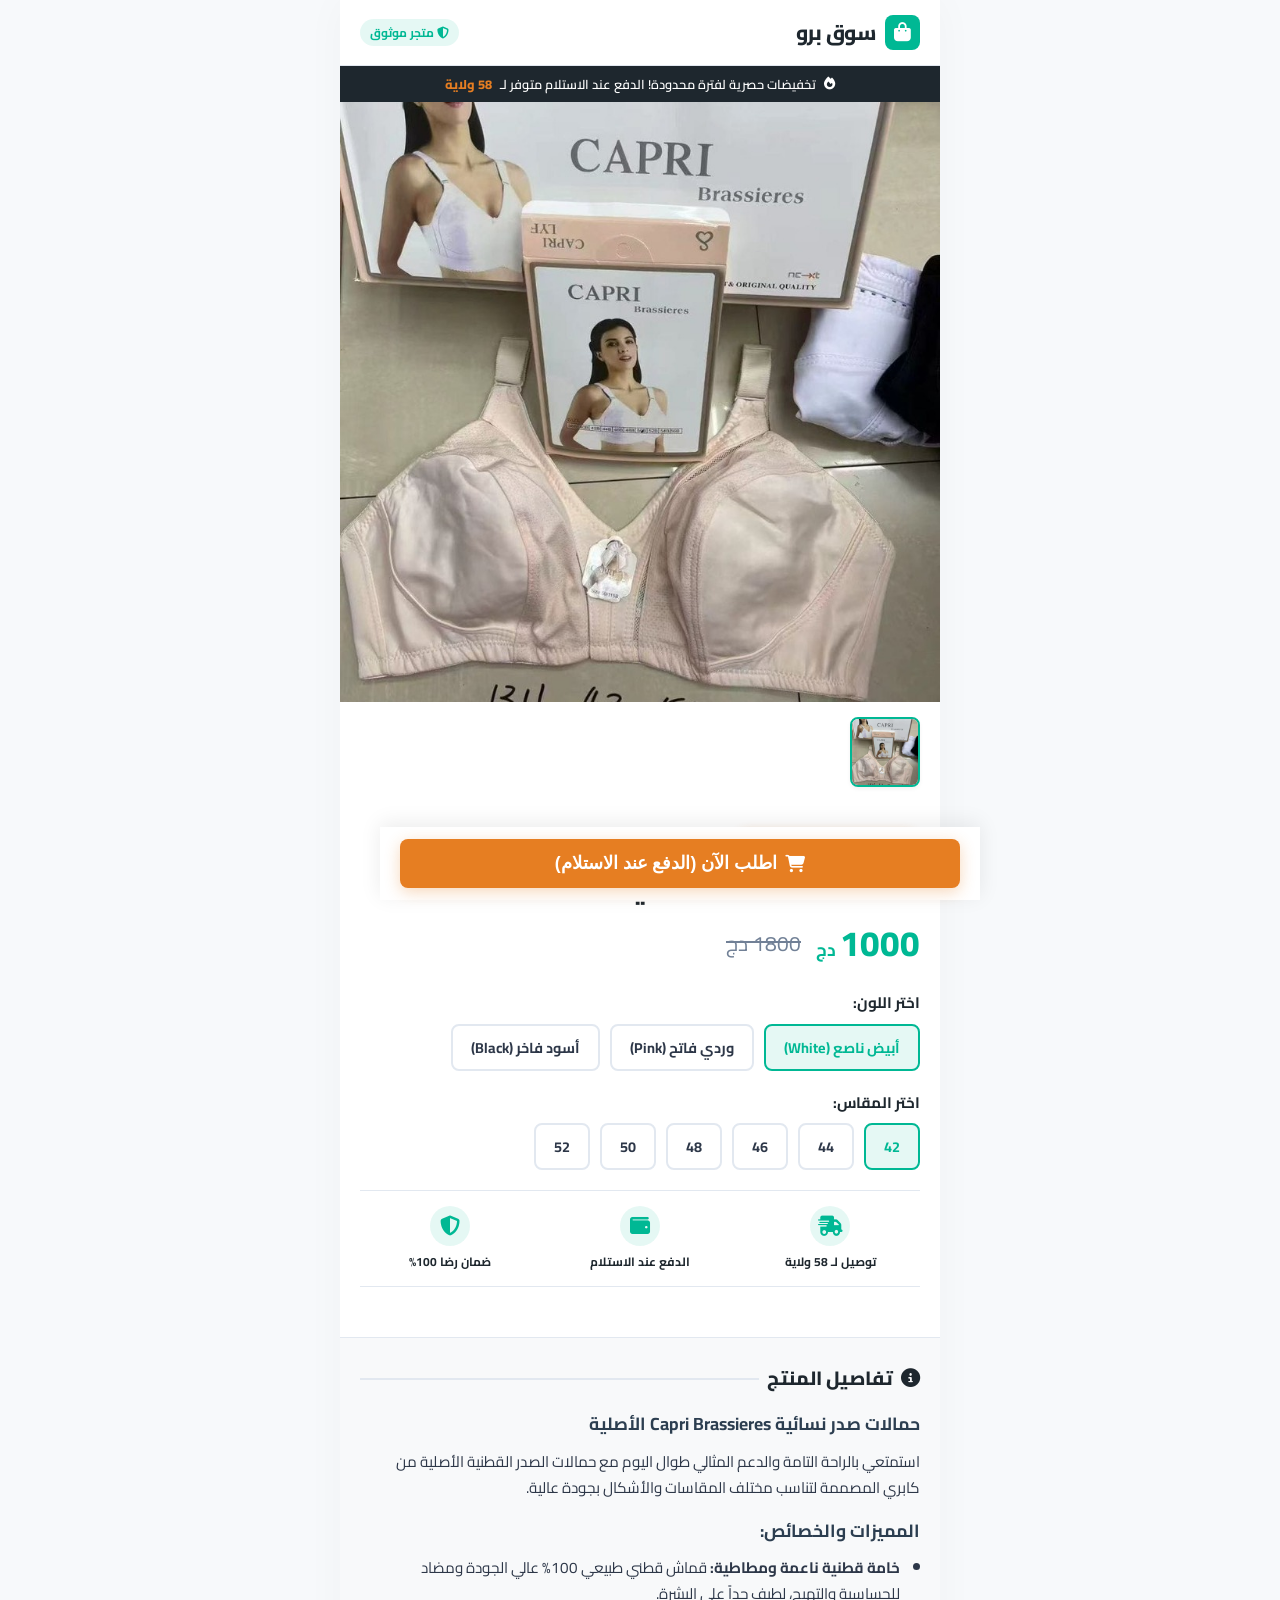
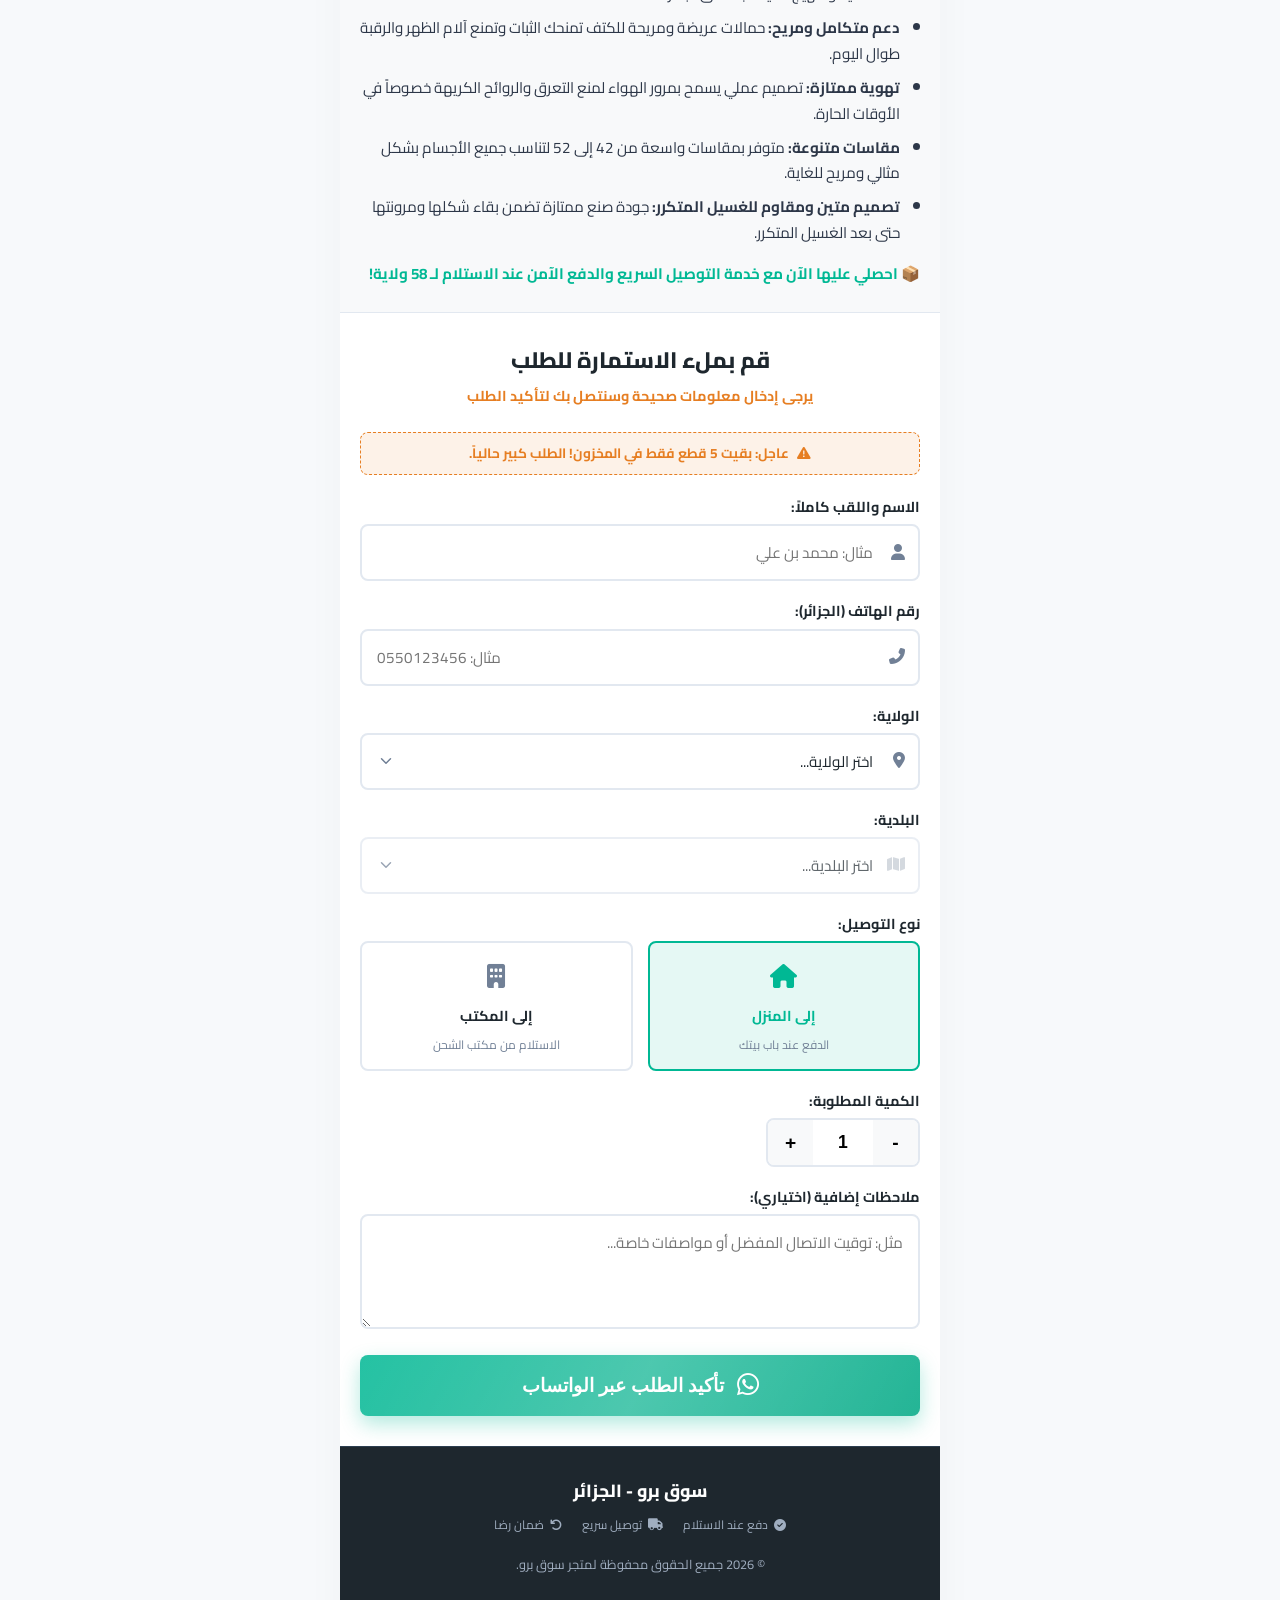
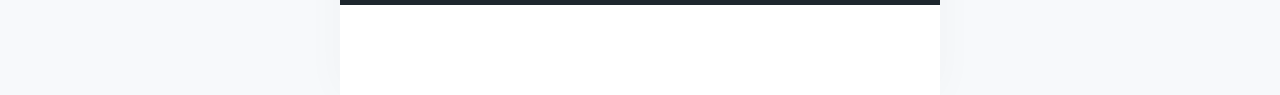
<file: pages/product-11.html>
<!DOCTYPE html>
<html lang="ar" dir="rtl">
<head>
  <meta charset="UTF-8">
  <meta name="viewport" content="width=device-width, initial-scale=1.0">
  <meta name="description" content="حمالات صدر نسائية كابري الأصلية خامة قطنية ممتازة وتصميم مريح داعم للصدر. متوفر بمقاسات كبيرة وتوصيل لـ 58 ولاية.">
  <title>حمالات صدر نسائية كابري | مريحة وعالية الجودة</title>
  
  <!-- FontAwesome Icons -->
  <link rel="stylesheet" href="https://cdnjs.cloudflare.com/ajax/libs/font-awesome/6.4.0/css/all.min.css">
  
  <!-- Custom Core Stylesheet -->
  <link rel="stylesheet" href="../assets/css/style.css">

  <!-- Product Landing Page Specific Configurations -->
  <script>
    window.productConfig = {
      id: "product-11",
      name: "حمالات صدر نسائية كابري (Capri)",
      price: 1000, // in DZD
      oldPrice: 1800, // in DZD
      badge: "تخفيض 44% + توصيل سريع",
      whatsappNumber: "213675775788",
      colors: ["أبيض ناصع (White)", "وردي فاتح (Pink)", "أسود فاخر (Black)"],
      sizes: ["42", "44", "46", "48", "50", "52"],
      images: [
        "../assets/images/product-11-1.jpg"
      ],
      description: `
        <h3>حمالات صدر نسائية Capri Brassieres الأصلية</h3>
        <p>استمتعي بالراحة التامة والدعم المثالي طوال اليوم مع حمالات الصدر القطنية الأصلية من كابري المصممة لتناسب مختلف المقاسات والأشكال بجودة عالية.</p>
        
        <h3>المميزات والخصائص:</h3>
        <ul>
          <li><strong>خامة قطنية ناعمة ومطاطية:</strong> قماش قطني طبيعي 100% عالي الجودة ومضاد للحساسية والتهيج، لطيف جداً على البشرة.</li>
          <li><strong>دعم متكامل ومريح:</strong> حمالات عريضة ومريحة للكتف تمنحك الثبات وتمنع آلام الظهر والرقبة طوال اليوم.</li>
          <li><strong>تهوية ممتازة:</strong> تصميم عملي يسمح بمرور الهواء لمنع التعرق والروائح الكريهة خصوصاً في الأوقات الحارة.</li>
          <li><strong>مقاسات متنوعة:</strong> متوفر بمقاسات واسعة من 42 إلى 52 لتناسب جميع الأجسام بشكل مثالي ومريح للغاية.</li>
          <li><strong>تصميم متين ومقاوم للغسيل المتكرر:</strong> جودة صنع ممتازة تضمن بقاء شكلها ومرونتها حتى بعد الغسيل المتكرر.</li>
        </ul>
        <p style="margin-top: 15px; font-weight: 700; color: #00b894;">📦 احصلي عليها الآن مع خدمة التوصيل السريع والدفع الآمن عند الاستلام لـ 58 ولاية!</p>
      `,
      features: [
        { icon: "delivery", text: "توصيل لـ 58 ولاية" },
        { icon: "cod", text: "الدفع عند الاستلام" },
        { icon: "warranty", text: "ضمان رضا 100%" }
      ]
    };
  </script>
</head>
<body>

  <div class="app-container">
    
    <!-- Header -->
    <header class="app-header">
      <div class="logo-container">
        <div class="logo-icon"><i class="fas fa-shopping-bag"></i></div>
        <span class="logo-text">سوق برو</span>
      </div>
      <div class="trust-badge-header">
        <i class="fas fa-shield-alt"></i> متجر موثوق
      </div>
    </header>

    <!-- Ticker Bar -->
    <div class="ticker-bar">
      <i class="fas fa-fire"></i>
      تخفيضات حصرية لفترة محدودة! الدفع عند الاستلام متوفر لـ <span>58 ولاية</span>
    </div>

    <!-- Product Media Gallery -->
    <section class="product-media">
      <div class="main-image-wrapper">
        <img id="gallery-main" src="" alt="حمالات صدر نسائية كابري">
      </div>
      <div id="gallery-thumbnails" class="gallery-thumbnails">
        <!-- JS Hydrated Thumbnails -->
      </div>
    </section>

    <!-- Product Info Section -->
    <section class="product-info-section">
      <div style="margin-bottom: 10px;">
        <span id="badge-discount" class="badge-discount"></span>
      </div>
      
      <h1 id="product-title" class="product-title">تحميل اسم المنتج...</h1>
      
      <div class="product-pricing">
        <span id="price-current" class="price-current">0.00 <span class="price-currency">دج</span></span>
        <span id="price-old" class="price-old">0.00 دج</span>
      </div>

      <!-- Color Options Selectors -->
      <div id="color-section" class="option-group">
        <span class="option-label">اختر اللون:</span>
        <div id="color-container" class="options-selector-flex">
          <!-- JS Hydrated Colors -->
        </div>
      </div>

      <!-- Size Options Selectors -->
      <div id="size-section" class="option-group">
        <span class="option-label">اختر المقاس:</span>
        <div id="size-container" class="options-selector-flex">
          <!-- JS Hydrated Sizes -->
        </div>
      </div>

      <!-- Core Trust badges -->
      <div id="trust-badges" class="trust-badges-grid">
        <!-- JS Hydrated Trust Badges -->
      </div>
    </section>

    <!-- Description Section -->
    <section class="product-description-section">
      <h2 class="section-title"><i class="fas fa-info-circle"></i> تفاصيل المنتج</h2>
      <div id="description-content" class="description-content">
        <!-- JS Hydrated Description -->
      </div>
    </section>

    <!-- Order Form Section -->
    <section id="order-form-section" class="order-form-section">
      <div class="form-header">
        <h2 class="form-title">قم بملء الاستمارة للطلب</h2>
        <p class="form-subtitle">يرجى إدخال معلومات صحيحة وسنتصل بك لتأكيد الطلب</p>
      </div>

      <div class="urgency-badge">
        <i class="fas fa-exclamation-triangle"></i>
        <span>عاجل: بقيت 5 قطع فقط في المخزون! الطلب كبير حالياً.</span>
      </div>

      <form id="order-form" novalidate>
        <!-- Name Input -->
        <div class="form-group">
          <label for="full-name">الاسم واللقب كاملاً:</label>
          <div class="input-with-icon">
            <span class="input-icon"><i class="fas fa-user"></i></span>
            <input type="text" id="full-name" class="form-control" placeholder="مثال: محمد بن علي" required>
          </div>
        </div>

        <!-- Phone Input -->
        <div class="form-group">
          <label for="phone-number">رقم الهاتف (الجزائر):</label>
          <div class="input-with-icon">
            <span class="input-icon"><i class="fas fa-phone-alt"></i></span>
            <input type="tel" id="phone-number" class="form-control" placeholder="مثال: 0550123456" required>
          </div>
        </div>

        <!-- Wilaya Select -->
        <div class="form-group">
          <label for="select-wilaya">الولاية:</label>
          <div class="input-with-icon">
            <span class="input-icon"><i class="fas fa-map-marker-alt"></i></span>
            <select id="select-wilaya" class="form-control form-control-select" required>
              <!-- JS Hydrated Wilayas -->
            </select>
          </div>
        </div>

        <!-- Commune Select -->
        <div class="form-group">
          <label for="select-commune">البلدية:</label>
          <div class="input-with-icon">
            <span class="input-icon"><i class="fas fa-map"></i></span>
            <select id="select-commune" class="form-control form-control-select" required>
              <!-- JS Hydrated Communes -->
            </select>
          </div>
        </div>

        <!-- Delivery Type -->
        <div class="form-group">
          <label>نوع التوصيل:</label>
          <div class="delivery-options-grid">
            <div class="delivery-card active" data-delivery="home">
              <span class="delivery-card-icon"><i class="fas fa-home"></i></span>
              <span class="delivery-card-title">إلى المنزل</span>
              <span class="delivery-card-desc">الدفع عند باب بيتك</span>
            </div>
            <div class="delivery-card" data-delivery="office">
              <span class="delivery-card-icon"><i class="fas fa-building"></i></span>
              <span class="delivery-card-title">إلى المكتب</span>
              <span class="delivery-card-desc">الاستلام من مكتب الشحن</span>
            </div>
          </div>
        </div>

        <!-- Quantity Selector -->
        <div class="form-group">
          <label>الكمية المطلوبة:</label>
          <div class="quantity-selector">
            <button type="button" id="qty-minus" class="qty-btn">-</button>
            <input type="text" id="qty-val" class="qty-val" value="1" readonly>
            <button type="button" id="qty-plus" class="qty-btn">+</button>
          </div>
        </div>

        <!-- Notes Input -->
        <div class="form-group">
          <label for="order-notes">ملاحظات إضافية (اختياري):</label>
          <textarea id="order-notes" class="form-control" placeholder="مثل: توقيت الاتصال المفضل أو مواصفات خاصة..." rows="3" style="padding-right: 15px; resize: vertical;"></textarea>
        </div>

        <!-- Submit Button -->
        <button type="submit" class="submit-btn">
          <span class="whatsapp-icon-btn"><i class="fab fa-whatsapp"></i></span>
          تأكيد الطلب عبر الواتساب
        </button>
      </form>
    </section>

    <!-- Footer -->
    <footer class="app-footer">
      <div class="footer-logo">سوق برو - الجزائر</div>
      <div class="footer-trust-grid">
        <div class="footer-trust-item"><i class="fas fa-check-circle"></i> دفع عند الاستلام</div>
        <div class="footer-trust-item"><i class="fas fa-truck"></i> توصيل سريع</div>
        <div class="footer-trust-item"><i class="fas fa-undo"></i> ضمان رضا</div>
      </div>
      <p>© 2026 جميع الحقوق محفوظة لمتجر سوق برو.</p>
    </footer>

    <!-- Mobile Sticky CTA Footer Button -->
    <div id="sticky-cta" class="sticky-footer-cta">
      <button id="sticky-cta-btn" class="sticky-cta-btn">
        <i class="fas fa-shopping-cart"></i>
        اطلب الآن (الدفع عند الاستلام)
      </button>
    </div>

  </div>

  <!-- Dynamic Scripts Load -->
  <script src="../assets/js/wilayas.js"></script>
  <script src="../assets/js/main.js" defer></script>
</body>
</html>
</file>
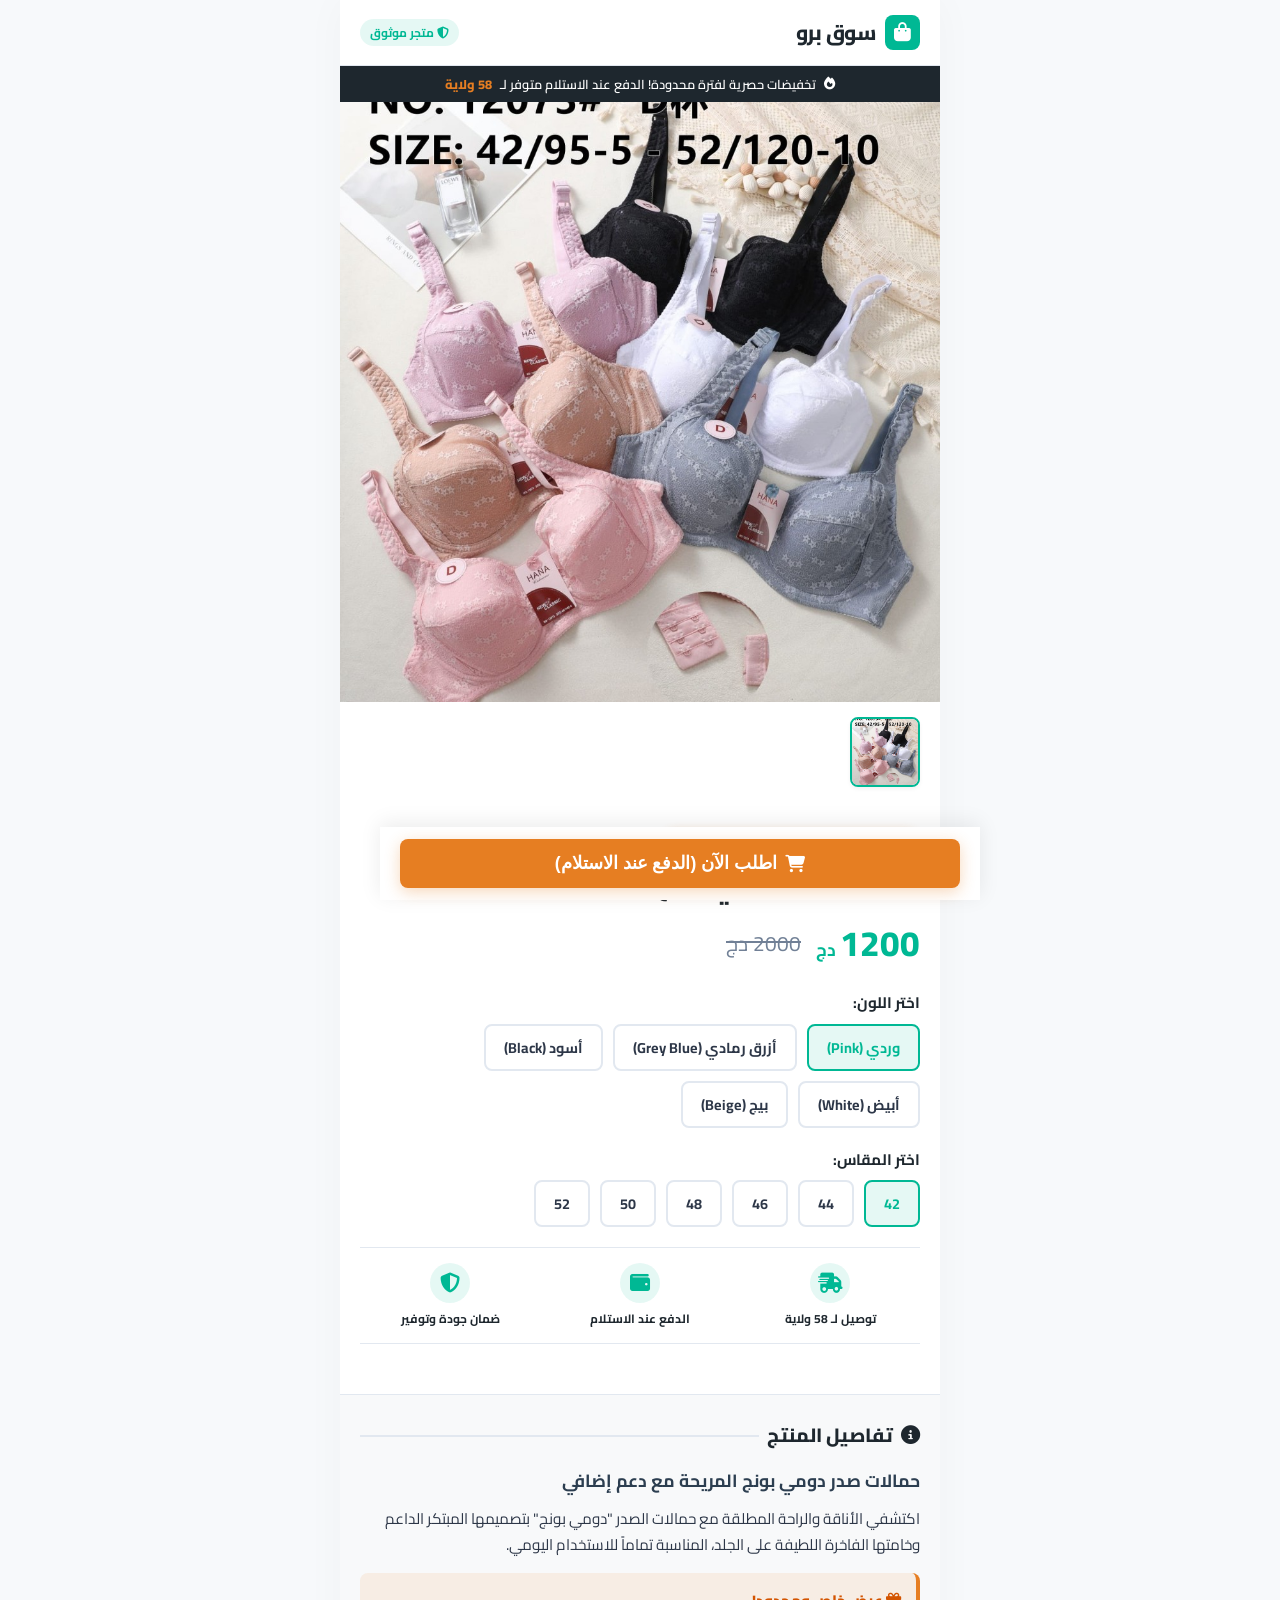
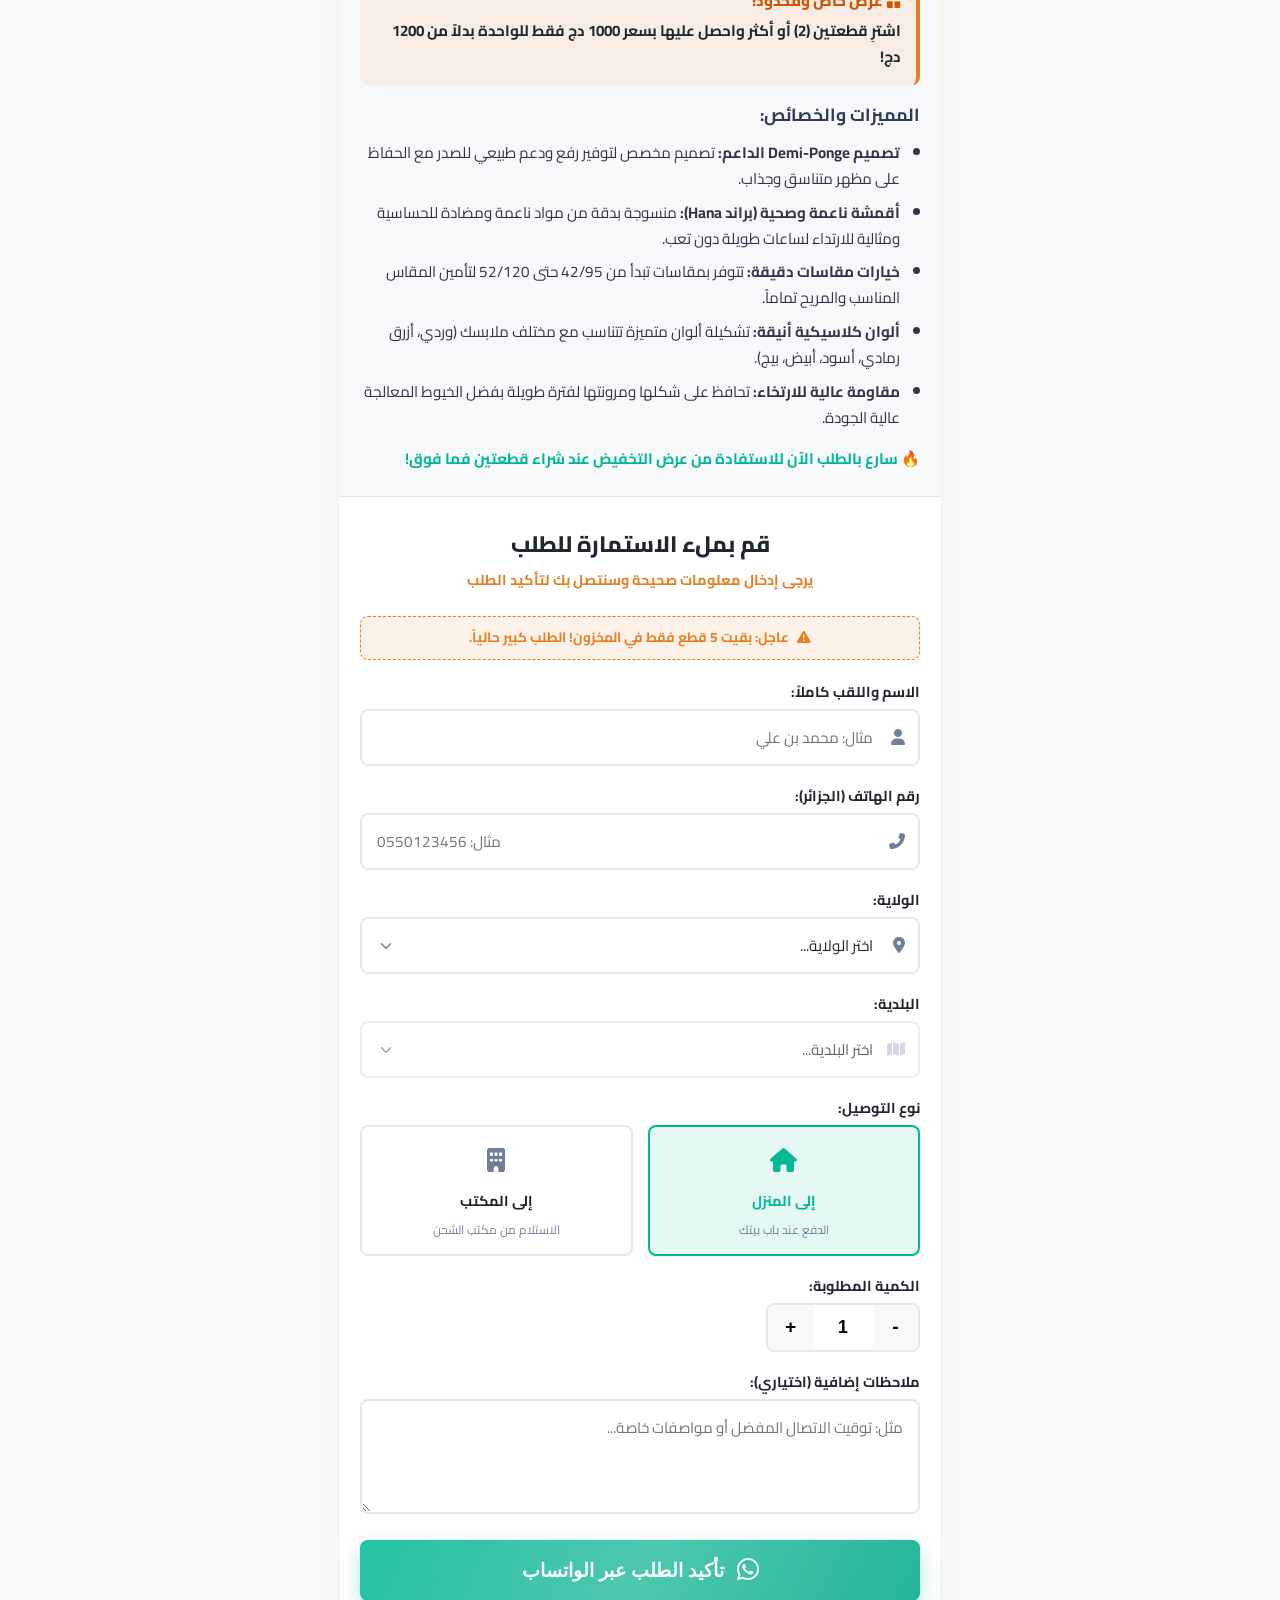
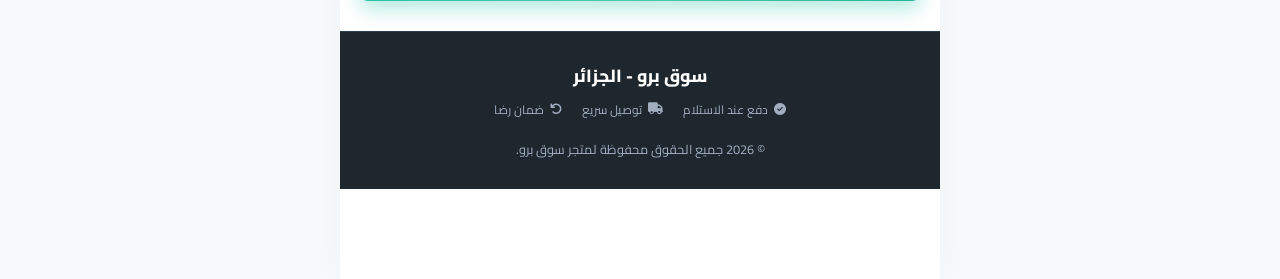
<file: pages/product-12.html>
<!DOCTYPE html>
<html lang="ar" dir="rtl">
<head>
  <meta charset="UTF-8">
  <meta name="viewport" content="width=device-width, initial-scale=1.0">
  <meta name="description" content="حمالات صدر دومي بونج الأصلية براند Hana لدعم وراحة تامة. عرض خاص: احصل عليها بسعر 1000 دج للقطعة عند شراء 2 أو أكثر.">
  <title>حمالات صدر دومي بونج | عرض خاص: 2 بـ 2000 دج</title>
  
  <!-- FontAwesome Icons -->
  <link rel="stylesheet" href="https://cdnjs.cloudflare.com/ajax/libs/font-awesome/6.4.0/css/all.min.css">
  
  <!-- Custom Core Stylesheet -->
  <link rel="stylesheet" href="../assets/css/style.css">

  <!-- Product Landing Page Specific Configurations -->
  <script>
    window.productConfig = {
      id: "product-12",
      name: "حمالات صدر دومي بونج (Demi-Ponge)",
      price: 1200, // in DZD
      oldPrice: 2000, // in DZD
      badge: "عرض خاص: 2 أو أكثر بـ 1000 دج للقطعة!",
      whatsappNumber: "213675775788",
      colors: ["وردي (Pink)", "أزرق رمادي (Grey Blue)", "أسود (Black)", "أبيض (White)", "بيج (Beige)"],
      sizes: ["42", "44", "46", "48", "50", "52"],
      images: [
        "../assets/images/product-12-1.jpg"
      ],
      pricingRules: [
        { minQty: 2, price: 1000 }
      ],
      description: `
        <h3>حمالات صدر دومي بونج المريحة مع دعم إضافي</h3>
        <p>اكتشفي الأناقة والراحة المطلقة مع حمالات الصدر "دومي بونج" بتصميمها المبتكر الداعم وخامتها الفاخرة اللطيفة على الجلد، المناسبة تماماً للاستخدام اليومي.</p>
        
        <div style="background-color: var(--secondary-light); border-right: 4px solid var(--secondary); padding: 15px; border-radius: var(--radius-sm); margin: 15px 0;">
          <h4 style="color: var(--secondary-hover); font-weight: 800; margin-bottom: 5px;"><i class="fas fa-gift"></i> عرض خاص ومحدود!</h4>
          <p style="font-size: 0.95rem; font-weight: 700; color: var(--dark);">اشترِ قطعتين (2) أو أكثر واحصل عليها بسعر <strong>1000 دج فقط للواحدة</strong> بدلاً من 1200 دج!</p>
        </div>

        <h3>المميزات والخصائص:</h3>
        <ul>
          <li><strong>تصميم Demi-Ponge الداعم:</strong> تصميم مخصص لتوفير رفع ودعم طبيعي للصدر مع الحفاظ على مظهر متناسق وجذاب.</li>
          <li><strong>أقمشة ناعمة وصحية (براند Hana):</strong> منسوجة بدقة من مواد ناعمة ومضادة للحساسية ومثالية للارتداء لساعات طويلة دون تعب.</li>
          <li><strong>خيارات مقاسات دقيقة:</strong> تتوفر بمقاسات تبدأ من 42/95 حتى 52/120 لتأمين المقاس المناسب والمريح تماماً.</li>
          <li><strong>ألوان كلاسيكية أنيقة:</strong> تشكيلة ألوان متميزة تتناسب مع مختلف ملابسك (وردي، أزرق رمادي، أسود، أبيض، بيج).</li>
          <li><strong>مقاومة عالية للارتخاء:</strong> تحافظ على شكلها ومرونتها لفترة طويلة بفضل الخيوط المعالجة عالية الجودة.</li>
        </ul>
        <p style="margin-top: 15px; font-weight: 700; color: #00b894;">🔥 سارع بالطلب الآن للاستفادة من عرض التخفيض عند شراء قطعتين فما فوق!</p>
      `,
      features: [
        { icon: "delivery", text: "توصيل لـ 58 ولاية" },
        { icon: "cod", text: "الدفع عند الاستلام" },
        { icon: "warranty", text: "ضمان جودة وتوفير" }
      ]
    };
  </script>
</head>
<body>

  <div class="app-container">
    
    <!-- Header -->
    <header class="app-header">
      <div class="logo-container">
        <div class="logo-icon"><i class="fas fa-shopping-bag"></i></div>
        <span class="logo-text">سوق برو</span>
      </div>
      <div class="trust-badge-header">
        <i class="fas fa-shield-alt"></i> متجر موثوق
      </div>
    </header>

    <!-- Ticker Bar -->
    <div class="ticker-bar">
      <i class="fas fa-fire"></i>
      تخفيضات حصرية لفترة محدودة! الدفع عند الاستلام متوفر لـ <span>58 ولاية</span>
    </div>

    <!-- Product Media Gallery -->
    <section class="product-media">
      <div class="main-image-wrapper">
        <img id="gallery-main" src="" alt="حمالات صدر دومي بونج">
      </div>
      <div id="gallery-thumbnails" class="gallery-thumbnails">
        <!-- JS Hydrated Thumbnails -->
      </div>
    </section>

    <!-- Product Info Section -->
    <section class="product-info-section">
      <div style="margin-bottom: 10px;">
        <span id="badge-discount" class="badge-discount"></span>
      </div>
      
      <h1 id="product-title" class="product-title">تحميل اسم المنتج...</h1>
      
      <div class="product-pricing">
        <span id="price-current" class="price-current">0.00 <span class="price-currency">دج</span></span>
        <span id="price-old" class="price-old">0.00 دج</span>
      </div>

      <!-- Color Options Selectors -->
      <div id="color-section" class="option-group">
        <span class="option-label">اختر اللون:</span>
        <div id="color-container" class="options-selector-flex">
          <!-- JS Hydrated Colors -->
        </div>
      </div>

      <!-- Size Options Selectors -->
      <div id="size-section" class="option-group">
        <span class="option-label">اختر المقاس:</span>
        <div id="size-container" class="options-selector-flex">
          <!-- JS Hydrated Sizes -->
        </div>
      </div>

      <!-- Core Trust badges -->
      <div id="trust-badges" class="trust-badges-grid">
        <!-- JS Hydrated Trust Badges -->
      </div>
    </section>

    <!-- Description Section -->
    <section class="product-description-section">
      <h2 class="section-title"><i class="fas fa-info-circle"></i> تفاصيل المنتج</h2>
      <div id="description-content" class="description-content">
        <!-- JS Hydrated Description -->
      </div>
    </section>

    <!-- Order Form Section -->
    <section id="order-form-section" class="order-form-section">
      <div class="form-header">
        <h2 class="form-title">قم بملء الاستمارة للطلب</h2>
        <p class="form-subtitle">يرجى إدخال معلومات صحيحة وسنتصل بك لتأكيد الطلب</p>
      </div>

      <div class="urgency-badge">
        <i class="fas fa-exclamation-triangle"></i>
        <span>عاجل: بقيت 5 قطع فقط في المخزون! الطلب كبير حالياً.</span>
      </div>

      <form id="order-form" novalidate>
        <!-- Name Input -->
        <div class="form-group">
          <label for="full-name">الاسم واللقب كاملاً:</label>
          <div class="input-with-icon">
            <span class="input-icon"><i class="fas fa-user"></i></span>
            <input type="text" id="full-name" class="form-control" placeholder="مثال: محمد بن علي" required>
          </div>
        </div>

        <!-- Phone Input -->
        <div class="form-group">
          <label for="phone-number">رقم الهاتف (الجزائر):</label>
          <div class="input-with-icon">
            <span class="input-icon"><i class="fas fa-phone-alt"></i></span>
            <input type="tel" id="phone-number" class="form-control" placeholder="مثال: 0550123456" required>
          </div>
        </div>

        <!-- Wilaya Select -->
        <div class="form-group">
          <label for="select-wilaya">الولاية:</label>
          <div class="input-with-icon">
            <span class="input-icon"><i class="fas fa-map-marker-alt"></i></span>
            <select id="select-wilaya" class="form-control form-control-select" required>
              <!-- JS Hydrated Wilayas -->
            </select>
          </div>
        </div>

        <!-- Commune Select -->
        <div class="form-group">
          <label for="select-commune">البلدية:</label>
          <div class="input-with-icon">
            <span class="input-icon"><i class="fas fa-map"></i></span>
            <select id="select-commune" class="form-control form-control-select" required>
              <!-- JS Hydrated Communes -->
            </select>
          </div>
        </div>

        <!-- Delivery Type -->
        <div class="form-group">
          <label>نوع التوصيل:</label>
          <div class="delivery-options-grid">
            <div class="delivery-card active" data-delivery="home">
              <span class="delivery-card-icon"><i class="fas fa-home"></i></span>
              <span class="delivery-card-title">إلى المنزل</span>
              <span class="delivery-card-desc">الدفع عند باب بيتك</span>
            </div>
            <div class="delivery-card" data-delivery="office">
              <span class="delivery-card-icon"><i class="fas fa-building"></i></span>
              <span class="delivery-card-title">إلى المكتب</span>
              <span class="delivery-card-desc">الاستلام من مكتب الشحن</span>
            </div>
          </div>
        </div>

        <!-- Quantity Selector -->
        <div class="form-group">
          <label>الكمية المطلوبة:</label>
          <div class="quantity-selector">
            <button type="button" id="qty-minus" class="qty-btn">-</button>
            <input type="text" id="qty-val" class="qty-val" value="1" readonly>
            <button type="button" id="qty-plus" class="qty-btn">+</button>
          </div>
        </div>

        <!-- Notes Input -->
        <div class="form-group">
          <label for="order-notes">ملاحظات إضافية (اختياري):</label>
          <textarea id="order-notes" class="form-control" placeholder="مثل: توقيت الاتصال المفضل أو مواصفات خاصة..." rows="3" style="padding-right: 15px; resize: vertical;"></textarea>
        </div>

        <!-- Submit Button -->
        <button type="submit" class="submit-btn">
          <span class="whatsapp-icon-btn"><i class="fab fa-whatsapp"></i></span>
          تأكيد الطلب عبر الواتساب
        </button>
      </form>
    </section>

    <!-- Footer -->
    <footer class="app-footer">
      <div class="footer-logo">سوق برو - الجزائر</div>
      <div class="footer-trust-grid">
        <div class="footer-trust-item"><i class="fas fa-check-circle"></i> دفع عند الاستلام</div>
        <div class="footer-trust-item"><i class="fas fa-truck"></i> توصيل سريع</div>
        <div class="footer-trust-item"><i class="fas fa-undo"></i> ضمان رضا</div>
      </div>
      <p>© 2026 جميع الحقوق محفوظة لمتجر سوق برو.</p>
    </footer>

    <!-- Mobile Sticky CTA Footer Button -->
    <div id="sticky-cta" class="sticky-footer-cta">
      <button id="sticky-cta-btn" class="sticky-cta-btn">
        <i class="fas fa-shopping-cart"></i>
        اطلب الآن (الدفع عند الاستلام)
      </button>
    </div>

  </div>

  <!-- Dynamic Scripts Load -->
  <script src="../assets/js/wilayas.js"></script>
  <script src="../assets/js/main.js" defer></script>
</body>
</html>
</file>
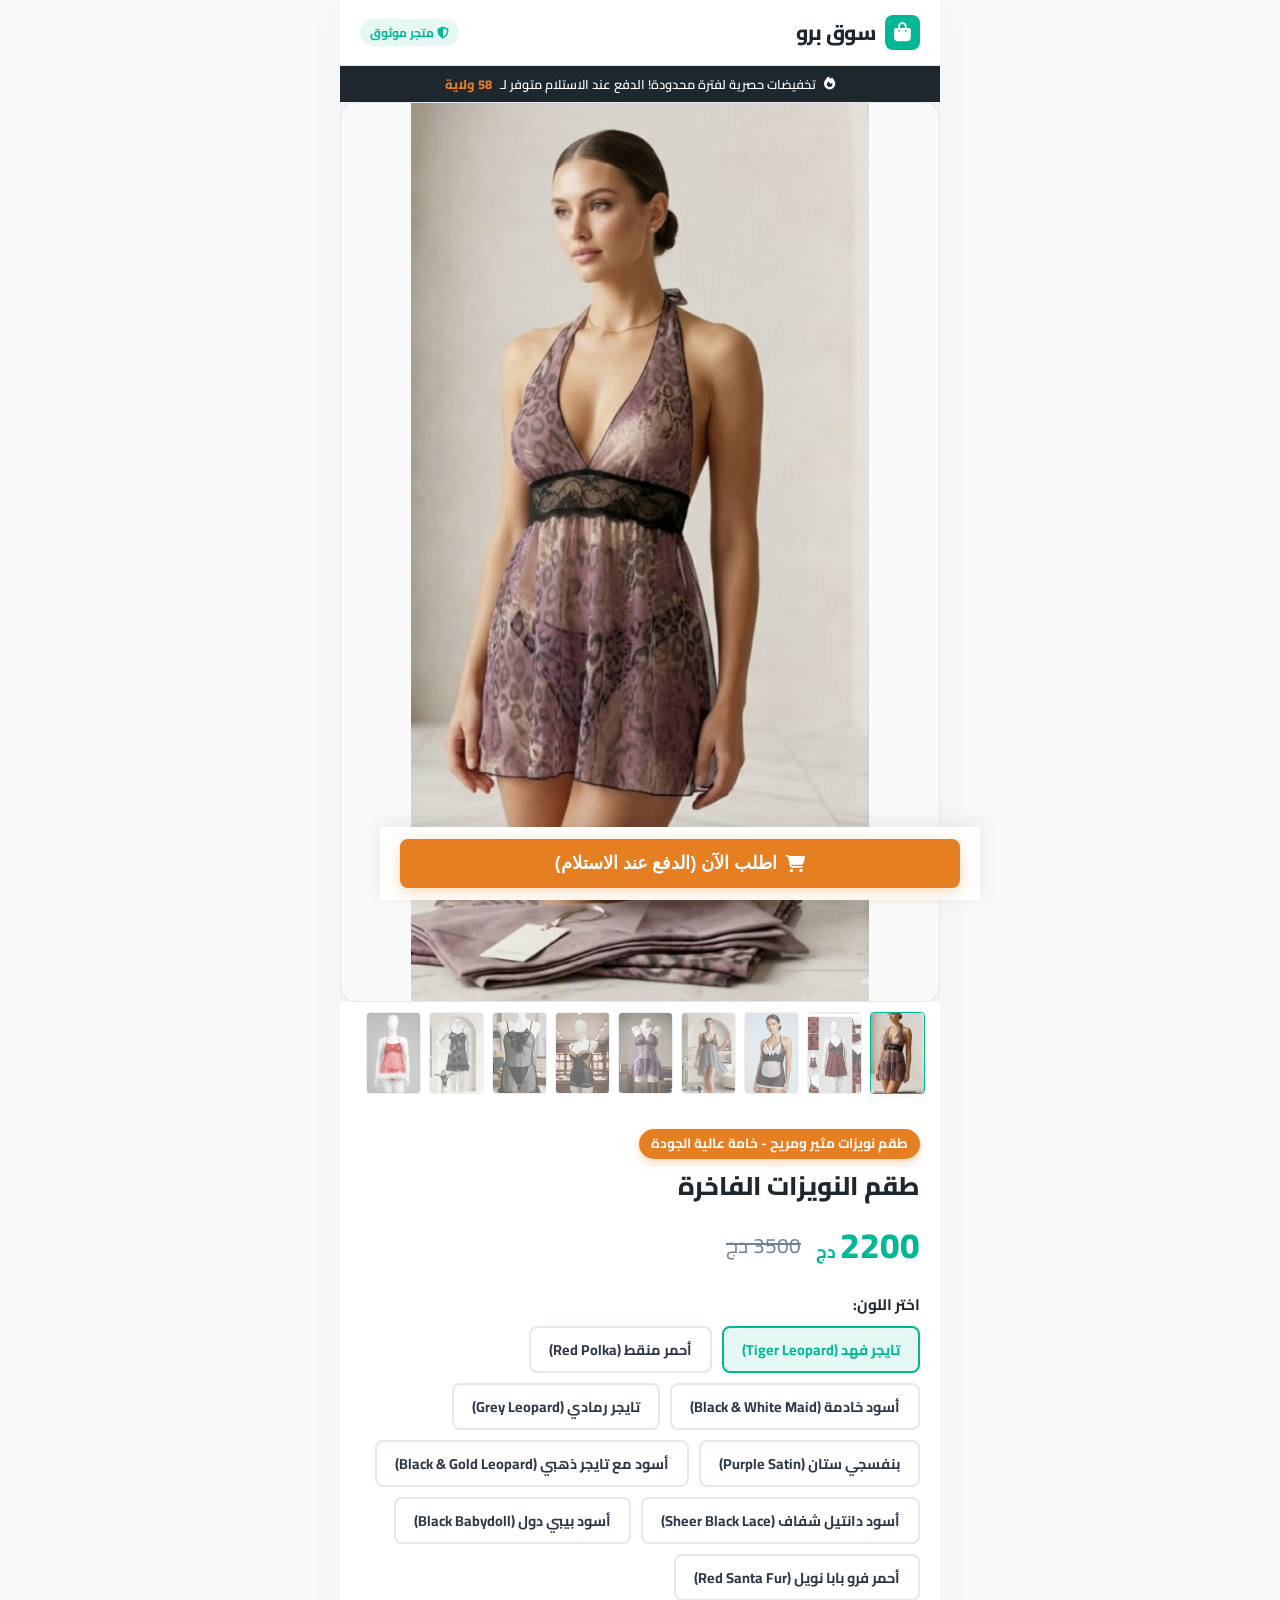
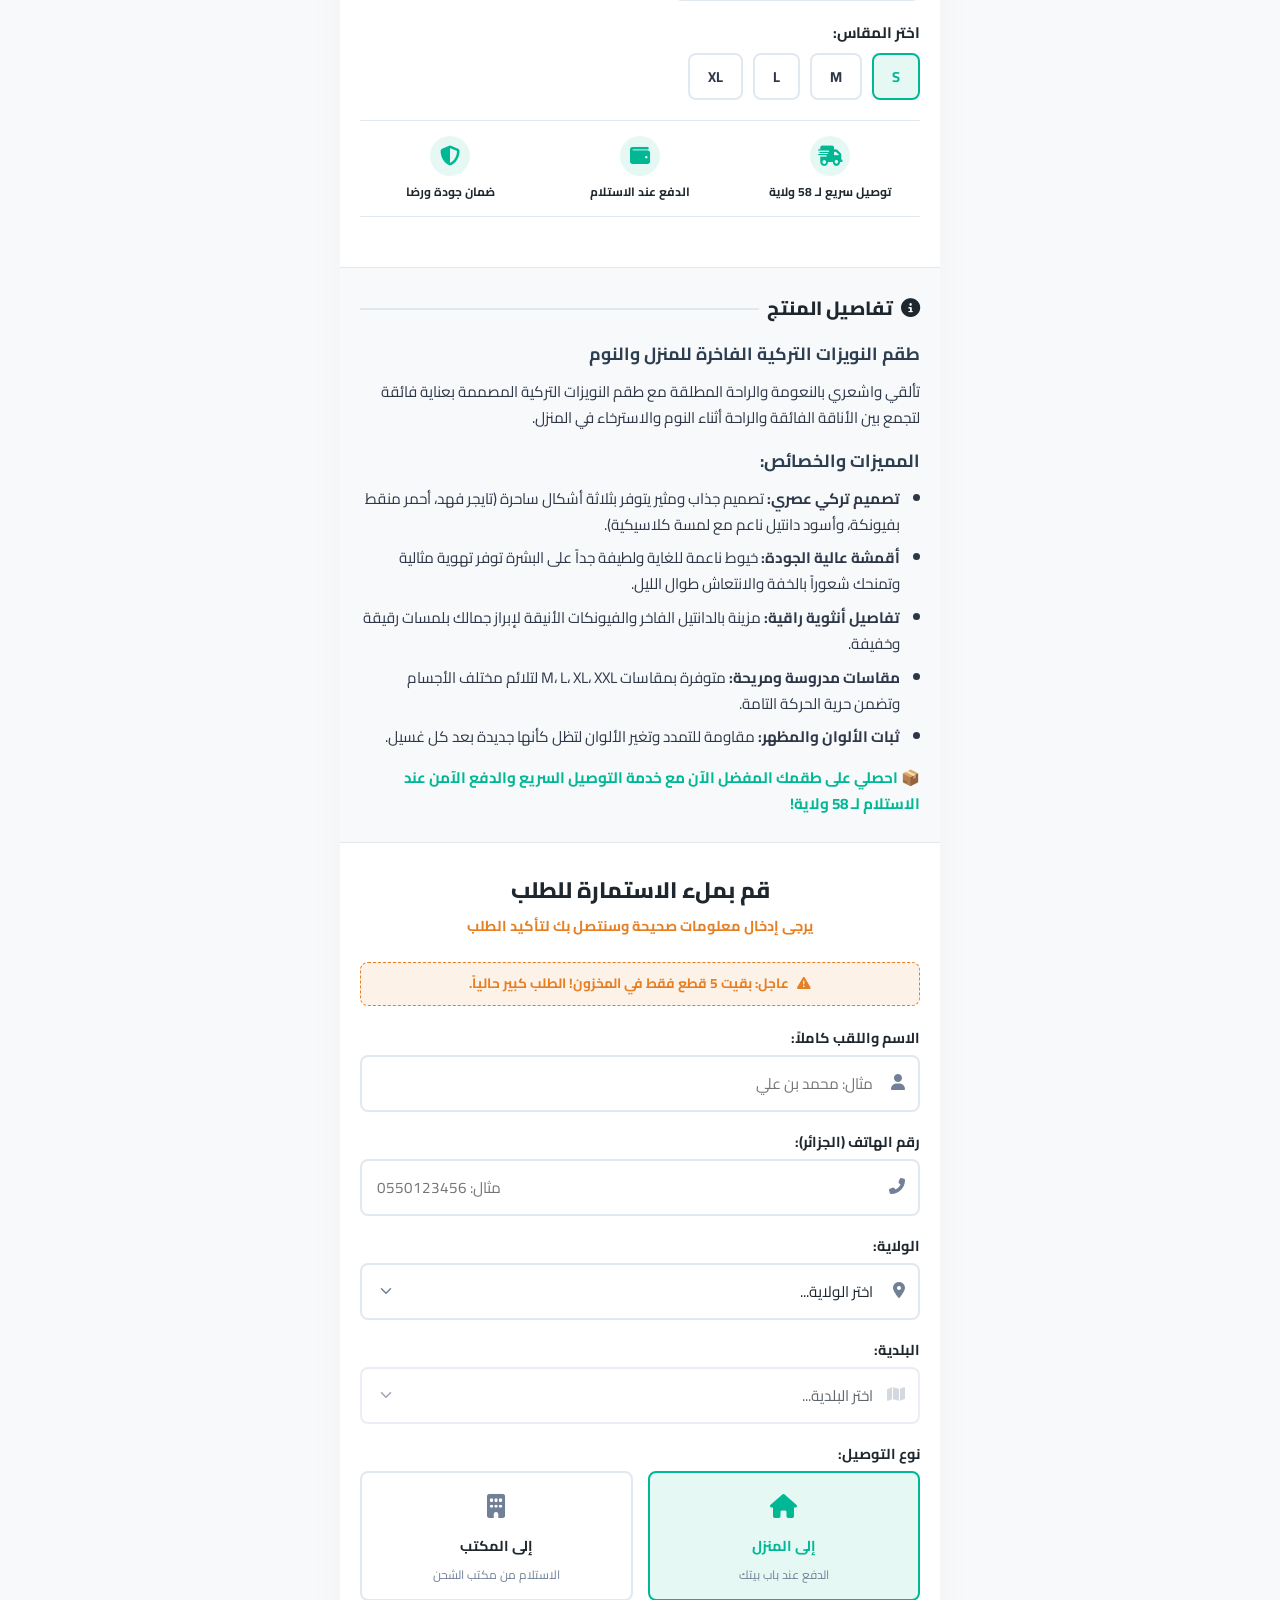
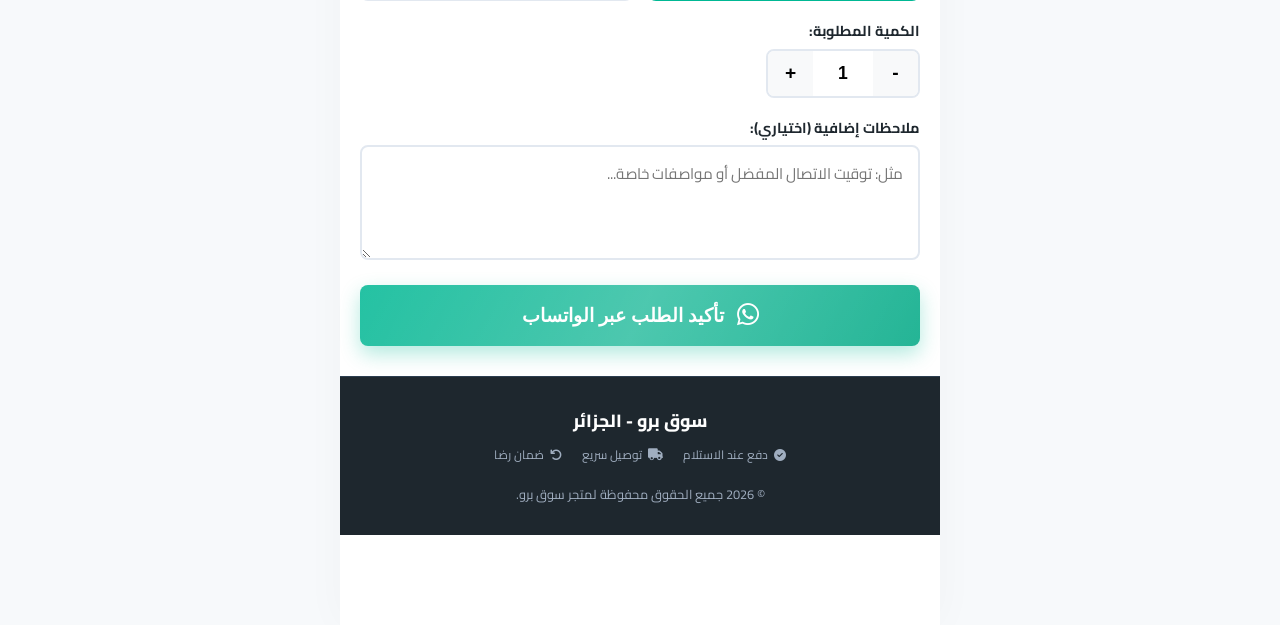
<file: pages/product-13.html>
<!DOCTYPE html>
<html lang="ar" dir="rtl">
<head>
  <meta charset="UTF-8">
  <meta name="viewport" content="width=device-width, initial-scale=1.0">
  <meta name="description" content="طقم النويزات التركية الفاخرة خامة حريرية ناعمة وتصاميم متميزة (تايجر فهد، أحمر منقط، وأسود دانتيل). متوفر بمقاسات مختلفة وتوصيل لـ 58 ولاية.">
  <title>طقم النويزات التركية الفاخرة | نعومة وأناقة فائقة</title>
  
  <!-- FontAwesome Icons -->
  <link rel="stylesheet" href="https://cdnjs.cloudflare.com/ajax/libs/font-awesome/6.4.0/css/all.min.css">
  
  <!-- Custom Core Stylesheet -->
  <link rel="stylesheet" href="../assets/css/style.css">

  <!-- Custom override for portrait gallery aspect ratio & spacing for 8 images -->
  <style>
    .main-image-wrapper {
      aspect-ratio: 2 / 3 !important; /* Elegant portrait aspect ratio for nuisettes */
      background-color: #fafafa;
      border-radius: var(--radius-md);
      border: 1px solid var(--border);
    }
    .main-image-wrapper img {
      object-fit: contain !important; /* Do not crop the design of the nightgown */
    }
    .gallery-thumbnails {
      padding: 10px 15px !important;
      gap: 8px !important;
      justify-content: flex-start !important;
    }
    .thumbnail {
      width: 55px !important;
      height: 82px !important; /* Maintain 2:3 ratio for thumbnails too */
      border-radius: 4px;
      border: 1.5px solid var(--border);
    }
    .thumbnail.active {
      border-color: var(--primary) !important;
    }
  </style>

  <!-- Product Landing Page Specific Configurations -->
  <script>
    window.productConfig = {
      id: "product-13",
      name: "طقم النويزات الفاخرة",
      price: 2200, // in DZD
      oldPrice: 3500, // in DZD
      badge: "طقم نويزات مثير ومريح - خامة عالية الجودة",
      whatsappNumber: "213675775788",
      colors: [
        "تايجر فهد (Tiger Leopard)",
        "أحمر منقط (Red Polka)",
        "أسود خادمة (Black & White Maid)",
        "تايجر رمادي (Grey Leopard)",
        "بنفسجي ستان (Purple Satin)",
        "أسود مع تايجر ذهبي (Black & Gold Leopard)",
        "أسود دانتيل شفاف (Sheer Black Lace)",
        "أسود بيبي دول (Black Babydoll)",
        "أحمر فرو بابا نويل (Red Santa Fur)"
      ],
      sizes: ["S", "M", "L", "XL"],
      images: [
        "../assets/images/product-13-1.jpg",
        "../assets/images/product-13-2.jpg",
        "../assets/images/product-13-3.jpg",
        "../assets/images/product-13-4.jpeg",
        "../assets/images/product-13-5.jpeg",
        "../assets/images/product-13-6.jpeg",
        "../assets/images/product-13-7.jpeg",
        "../assets/images/product-13-8.jpeg",
        "../assets/images/product-13-9.jpeg"
      ],
      description: `
        <h3>طقم النويزات التركية الفاخرة للمنزل والنوم</h3>
        <p>تألقي واشعري بالنعومة والراحة المطلقة مع طقم النويزات التركية المصممة بعناية فائقة لتجمع بين الأناقة الفائقة والراحة أثناء النوم والاسترخاء في المنزل.</p>
        
        <h3>المميزات والخصائص:</h3>
        <ul>
          <li><strong>تصميم تركي عصري:</strong> تصميم جذاب ومثير يتوفر بثلاثة أشكال ساحرة (تايجر فهد، أحمر منقط بفيونكة، وأسود دانتيل ناعم مع لمسة كلاسيكية).</li>
          <li><strong>أقمشة عالية الجودة:</strong> خيوط ناعمة للغاية ولطيفة جداً على البشرة توفر تهوية مثالية وتمنحك شعوراً بالخفة والانتعاش طوال الليل.</li>
          <li><strong>تفاصيل أنثوية راقية:</strong> مزينة بالدانتيل الفاخر والفيونكات الأنيقة لإبراز جمالك بلمسات رقيقة وخفيفة.</li>
          <li><strong>مقاسات مدروسة ومريحة:</strong> متوفرة بمقاسات M، L، XL، XXL لتلائم مختلف الأجسام وتضمن حرية الحركة التامة.</li>
          <li><strong>ثبات الألوان والمظهر:</strong> مقاومة للتمدد وتغير الألوان لتظل كأنها جديدة بعد كل غسيل.</li>
        </ul>
        <p style="margin-top: 15px; font-weight: 700; color: #00b894;">📦 احصلي على طقمك المفضل الآن مع خدمة التوصيل السريع والدفع الآمن عند الاستلام لـ 58 ولاية!</p>
      `,
      features: [
        { icon: "delivery", text: "توصيل سريع لـ 58 ولاية" },
        { icon: "cod", text: "الدفع عند الاستلام" },
        { icon: "warranty", text: "ضمان جودة ورضا" }
      ]
    };
  </script>
</head>
<body>

  <div class="app-container">
    
    <!-- Header -->
    <header class="app-header">
      <div class="logo-container">
        <div class="logo-icon"><i class="fas fa-shopping-bag"></i></div>
        <span class="logo-text">سوق برو</span>
      </div>
      <div class="trust-badge-header">
        <i class="fas fa-shield-alt"></i> متجر موثوق
      </div>
    </header>

    <!-- Ticker Bar -->
    <div class="ticker-bar">
      <i class="fas fa-fire"></i>
      تخفيضات حصرية لفترة محدودة! الدفع عند الاستلام متوفر لـ <span>58 ولاية</span>
    </div>

    <!-- Product Media Gallery -->
    <section class="product-media">
      <div class="main-image-wrapper">
        <img id="gallery-main" src="" alt="طقم النويزات التركية الفاخرة">
      </div>
      <div id="gallery-thumbnails" class="gallery-thumbnails">
        <!-- JS Hydrated Thumbnails -->
      </div>
    </section>

    <!-- Product Info Section -->
    <section class="product-info-section">
      <div style="margin-bottom: 10px;">
        <span id="badge-discount" class="badge-discount"></span>
      </div>
      
      <h1 id="product-title" class="product-title">تحميل اسم المنتج...</h1>
      
      <div class="product-pricing">
        <span id="price-current" class="price-current">0.00 <span class="price-currency">دج</span></span>
        <span id="price-old" class="price-old">0.00 دج</span>
      </div>

      <!-- Color Options Selectors -->
      <div id="color-section" class="option-group">
        <span class="option-label">اختر اللون:</span>
        <div id="color-container" class="options-selector-flex">
          <!-- JS Hydrated Colors -->
        </div>
      </div>

      <!-- Size Options Selectors -->
      <div id="size-section" class="option-group">
        <span class="option-label">اختر المقاس:</span>
        <div id="size-container" class="options-selector-flex">
          <!-- JS Hydrated Sizes -->
        </div>
      </div>

      <!-- Core Trust badges -->
      <div id="trust-badges" class="trust-badges-grid">
        <!-- JS Hydrated Trust Badges -->
      </div>
    </section>

    <!-- Description Section -->
    <section class="product-description-section">
      <h2 class="section-title"><i class="fas fa-info-circle"></i> تفاصيل المنتج</h2>
      <div id="description-content" class="description-content">
        <!-- JS Hydrated Description -->
      </div>
    </section>

    <!-- Order Form Section -->
    <section id="order-form-section" class="order-form-section">
      <div class="form-header">
        <h2 class="form-title">قم بملء الاستمارة للطلب</h2>
        <p class="form-subtitle">يرجى إدخال معلومات صحيحة وسنتصل بك لتأكيد الطلب</p>
      </div>

      <div class="urgency-badge">
        <i class="fas fa-exclamation-triangle"></i>
        <span>عاجل: بقيت 5 قطع فقط في المخزون! الطلب كبير حالياً.</span>
      </div>

      <form id="order-form" novalidate>
        <!-- Name Input -->
        <div class="form-group">
          <label for="full-name">الاسم واللقب كاملاً:</label>
          <div class="input-with-icon">
            <span class="input-icon"><i class="fas fa-user"></i></span>
            <input type="text" id="full-name" class="form-control" placeholder="مثال: محمد بن علي" required>
          </div>
        </div>

        <!-- Phone Input -->
        <div class="form-group">
          <label for="phone-number">رقم الهاتف (الجزائر):</label>
          <div class="input-with-icon">
            <span class="input-icon"><i class="fas fa-phone-alt"></i></span>
            <input type="tel" id="phone-number" class="form-control" placeholder="مثال: 0550123456" required>
          </div>
        </div>

        <!-- Wilaya Select -->
        <div class="form-group">
          <label for="select-wilaya">الولاية:</label>
          <div class="input-with-icon">
            <span class="input-icon"><i class="fas fa-map-marker-alt"></i></span>
            <select id="select-wilaya" class="form-control form-control-select" required>
              <!-- JS Hydrated Wilayas -->
            </select>
          </div>
        </div>

        <!-- Commune Select -->
        <div class="form-group">
          <label for="select-commune">البلدية:</label>
          <div class="input-with-icon">
            <span class="input-icon"><i class="fas fa-map"></i></span>
            <select id="select-commune" class="form-control form-control-select" required>
              <!-- JS Hydrated Communes -->
            </select>
          </div>
        </div>

        <!-- Delivery Type -->
        <div class="form-group">
          <label>نوع التوصيل:</label>
          <div class="delivery-options-grid">
            <div class="delivery-card active" data-delivery="home">
              <span class="delivery-card-icon"><i class="fas fa-home"></i></span>
              <span class="delivery-card-title">إلى المنزل</span>
              <span class="delivery-card-desc">الدفع عند باب بيتك</span>
            </div>
            <div class="delivery-card" data-delivery="office">
              <span class="delivery-card-icon"><i class="fas fa-building"></i></span>
              <span class="delivery-card-title">إلى المكتب</span>
              <span class="delivery-card-desc">الاستلام من مكتب الشحن</span>
            </div>
          </div>
        </div>

        <!-- Quantity Selector -->
        <div class="form-group">
          <label>الكمية المطلوبة:</label>
          <div class="quantity-selector">
            <button type="button" id="qty-minus" class="qty-btn">-</button>
            <input type="text" id="qty-val" class="qty-val" value="1" readonly>
            <button type="button" id="qty-plus" class="qty-btn">+</button>
          </div>
        </div>

        <!-- Notes Input -->
        <div class="form-group">
          <label for="order-notes">ملاحظات إضافية (اختياري):</label>
          <textarea id="order-notes" class="form-control" placeholder="مثل: توقيت الاتصال المفضل أو مواصفات خاصة..." rows="3" style="padding-right: 15px; resize: vertical;"></textarea>
        </div>

        <!-- Submit Button -->
        <button type="submit" class="submit-btn">
          <span class="whatsapp-icon-btn"><i class="fab fa-whatsapp"></i></span>
          تأكيد الطلب عبر الواتساب
        </button>
      </form>
    </section>

    <!-- Footer -->
    <footer class="app-footer">
      <div class="footer-logo">سوق برو - الجزائر</div>
      <div class="footer-trust-grid">
        <div class="footer-trust-item"><i class="fas fa-check-circle"></i> دفع عند الاستلام</div>
        <div class="footer-trust-item"><i class="fas fa-truck"></i> توصيل سريع</div>
        <div class="footer-trust-item"><i class="fas fa-undo"></i> ضمان رضا</div>
      </div>
      <p>© 2026 جميع الحقوق محفوظة لمتجر سوق برو.</p>
    </footer>

    <!-- Mobile Sticky CTA Footer Button -->
    <div id="sticky-cta" class="sticky-footer-cta">
      <button id="sticky-cta-btn" class="sticky-cta-btn">
        <i class="fas fa-shopping-cart"></i>
        اطلب الآن (الدفع عند الاستلام)
      </button>
    </div>

  </div>

  <!-- Dynamic Scripts Load -->
  <script src="../assets/js/wilayas.js"></script>
  <script src="../assets/js/main.js" defer></script>
</body>
</html>
</file>
<file: assets/css/style.css>
/* 
   ==========================================================================
   Premium E-commerce Single Product Landing Page Stylesheet
   Designed for Algeria E-Commerce (Mobile-First, High-Conversion)
   ========================================================================== 
*/

@import url('https://fonts.googleapis.com/css2?family=Cairo:wght@300;400;600;700;800&family=Inter:wght@300;400;500;600;700&display=swap');

:root {
  /* Colors */
  --primary: #00b894;
  --primary-hover: #00a884;
  --primary-light: rgba(0, 184, 148, 0.1);
  --secondary: #e67e22; /* Accent Gold/Orange for badges & urgency */
  --secondary-hover: #d35400;
  --secondary-light: rgba(230, 126, 34, 0.1);
  
  --dark: #1e272e;
  --dark-light: #2c3e50;
  --light: #f8f9fa;
  --white: #ffffff;
  
  --text: #2d3748;
  --text-muted: #718096;
  --border: #e2e8f0;
  --border-focus: #00b894;
  --bg-gradient: linear-gradient(135deg, #f5f7fa 0%, #c3cfe2 100%);
  --bg-card: #ffffff;
  
  --success: #2ecc71;
  --danger: #e74c3c;
  --warning: #f1c40f;

  /* Shadows */
  --shadow-sm: 0 2px 4px rgba(0,0,0,0.05);
  --shadow-md: 0 4px 6px rgba(0,0,0,0.07), 0 10px 15px rgba(0,0,0,0.05);
  --shadow-lg: 0 15px 30px rgba(0,0,0,0.1), 0 5px 15px rgba(0,0,0,0.05);
  --shadow-sticky: 0 -4px 20px rgba(0, 0, 0, 0.08);

  /* Transitions */
  --transition-fast: 0.2s cubic-bezier(0.4, 0, 0.2, 1);
  --transition-normal: 0.3s cubic-bezier(0.4, 0, 0.2, 1);
  
  /* Borders */
  --radius-sm: 8px;
  --radius-md: 16px;
  --radius-lg: 24px;
}

/* Reset & Base Styles */
*, *::before, *::after {
  box-sizing: border-box;
  margin: 0;
  padding: 0;
}

html {
  scroll-behavior: smooth;
  font-size: 16px;
}

body {
  font-family: 'Cairo', 'Inter', sans-serif;
  background-color: #f7f9fb;
  color: var(--text);
  line-height: 1.6;
  direction: rtl;
  text-align: right;
  overflow-x: hidden;
  -webkit-tap-highlight-color: transparent;
}

img {
  max-width: 100%;
  height: auto;
  display: block;
}

a {
  text-decoration: none;
  color: inherit;
}

/* Main Container Layout */
.app-container {
  max-width: 600px; /* Perfect width for Mobile-First layout on Desktop too */
  margin: 0 auto;
  background-color: var(--white);
  min-height: 100vh;
  box-shadow: 0 0 40px rgba(0,0,0,0.03);
  position: relative;
  padding-bottom: 90px; /* Space for Mobile Sticky CTA */
}

/* Header & Logo */
.app-header {
  padding: 15px 20px;
  display: flex;
  justify-content: space-between;
  align-items: center;
  border-bottom: 1px solid var(--border);
  background-color: var(--white);
  position: sticky;
  top: 0;
  z-index: 100;
  backdrop-filter: blur(10px);
  background-color: rgba(255, 255, 255, 0.95);
}

.logo-container {
  display: flex;
  align-items: center;
  gap: 10px;
}

.logo-icon {
  width: 35px;
  height: 35px;
  background: var(--primary);
  border-radius: var(--radius-sm);
  display: flex;
  align-items: center;
  justify-content: center;
  color: var(--white);
  font-weight: 800;
  font-size: 1.2rem;
}

.logo-text {
  font-weight: 800;
  font-size: 1.3rem;
  color: var(--dark);
  letter-spacing: -0.5px;
}

.trust-badge-header {
  font-size: 0.75rem;
  font-weight: 700;
  color: var(--primary);
  background-color: var(--primary-light);
  padding: 4px 10px;
  border-radius: 50px;
}

/* Badge (عرض خاص) */
.badge-discount {
  display: inline-flex;
  align-items: center;
  background: var(--secondary);
  color: var(--white);
  padding: 4px 12px;
  border-radius: 50px;
  font-size: 0.85rem;
  font-weight: 700;
  box-shadow: 0 4px 10px rgba(230, 126, 34, 0.3);
  animation: pulse-badge 2s infinite;
}

@keyframes pulse-badge {
  0% { transform: scale(1); }
  50% { transform: scale(1.05); }
  100% { transform: scale(1); }
}

/* Product Media & Gallery */
.product-media {
  position: relative;
  background-color: #f1f3f5;
  width: 100%;
}

.main-image-wrapper {
  position: relative;
  aspect-ratio: 1 / 1;
  overflow: hidden;
  background-color: #fff;
  display: flex;
  align-items: center;
  justify-content: center;
}

.main-image-wrapper img {
  width: 100%;
  height: 100%;
  object-fit: cover;
  transition: transform var(--transition-normal);
}

.main-image-wrapper img.zoomed {
  transform: scale(1.1);
}

.gallery-thumbnails {
  display: flex;
  gap: 10px;
  padding: 15px 20px;
  overflow-x: auto;
  scrollbar-width: none; /* Hide scrollbars */
  background-color: var(--white);
}

.gallery-thumbnails::-webkit-scrollbar {
  display: none;
}

.thumbnail {
  width: 70px;
  height: 70px;
  border-radius: var(--radius-sm);
  overflow: hidden;
  border: 2px solid transparent;
  cursor: pointer;
  flex-shrink: 0;
  transition: var(--transition-fast);
  opacity: 0.6;
}

.thumbnail.active {
  border-color: var(--primary);
  opacity: 1;
  box-shadow: var(--shadow-sm);
}

.thumbnail img {
  width: 100%;
  height: 100%;
  object-fit: cover;
}

/* Sticky Promo Ticker */
.ticker-bar {
  background-color: var(--dark);
  color: var(--white);
  padding: 8px 15px;
  font-size: 0.8rem;
  font-weight: 600;
  text-align: center;
  display: flex;
  justify-content: center;
  align-items: center;
  gap: 8px;
}

.ticker-bar span {
  color: var(--secondary);
  font-weight: 800;
}

/* Product Info */
.product-info-section {
  padding: 25px 20px;
  background-color: var(--white);
}

.product-title {
  font-size: 1.6rem;
  font-weight: 800;
  color: var(--dark);
  line-height: 1.4;
  margin-bottom: 12px;
}

.product-pricing {
  display: flex;
  align-items: center;
  gap: 15px;
  margin-bottom: 20px;
}

.price-current {
  font-size: 2.2rem;
  font-weight: 800;
  color: var(--primary);
  display: flex;
  align-items: baseline;
  gap: 4px;
}

.price-currency {
  font-size: 1.1rem;
  font-weight: 700;
}

.price-old {
  font-size: 1.3rem;
  color: var(--text-muted);
  text-decoration: line-through;
}

/* Trust Elements Row */
.trust-badges-grid {
  display: grid;
  grid-template-columns: repeat(3, 1fr);
  gap: 10px;
  padding: 15px 0;
  border-top: 1px solid var(--border);
  border-bottom: 1px solid var(--border);
  margin-bottom: 25px;
}

.trust-badge-card {
  display: flex;
  flex-direction: column;
  align-items: center;
  text-align: center;
  gap: 6px;
}

.trust-icon {
  width: 40px;
  height: 40px;
  background-color: var(--primary-light);
  color: var(--primary);
  border-radius: 50%;
  display: flex;
  align-items: center;
  justify-content: center;
  font-size: 1.25rem;
}

.trust-text {
  font-size: 0.75rem;
  font-weight: 700;
  color: var(--dark);
}

/* Interactive Product Options */
.option-group {
  margin-bottom: 20px;
}

.option-label {
  font-size: 0.95rem;
  font-weight: 700;
  color: var(--dark);
  margin-bottom: 8px;
  display: block;
}

.options-selector-flex {
  display: flex;
  flex-wrap: wrap;
  gap: 10px;
}

.option-pill {
  padding: 10px 18px;
  border: 2px solid var(--border);
  border-radius: var(--radius-sm);
  font-size: 0.9rem;
  font-weight: 700;
  cursor: pointer;
  background-color: var(--white);
  transition: var(--transition-fast);
  user-select: none;
  display: flex;
  align-items: center;
  gap: 8px;
}

.option-pill:hover {
  border-color: var(--text-muted);
}

.option-pill.active {
  border-color: var(--primary);
  background-color: var(--primary-light);
  color: var(--primary);
}

/* Color Circle indicator inside pill optional */
.color-dot {
  width: 15px;
  height: 15px;
  border-radius: 50%;
  display: inline-block;
  border: 1px solid rgba(0,0,0,0.1);
}

/* Product Description Section */
.product-description-section {
  padding: 25px 20px;
  background-color: var(--light);
  border-top: 1px solid var(--border);
  border-bottom: 1px solid var(--border);
}

.section-title {
  font-size: 1.2rem;
  font-weight: 800;
  color: var(--dark);
  margin-bottom: 15px;
  display: flex;
  align-items: center;
  gap: 8px;
}

.section-title::after {
  content: '';
  flex-grow: 1;
  height: 2px;
  background-color: var(--border);
}

.description-content {
  color: var(--text);
  font-size: 0.95rem;
  line-height: 1.7;
}

.description-content h3 {
  font-size: 1.1rem;
  margin: 15px 0 10px 0;
  color: var(--dark-light);
}

.description-content ul, .description-content ol {
  margin: 10px 0;
  padding-right: 20px;
}

.description-content li {
  margin-bottom: 8px;
}

/* Order Form Section */
.order-form-section {
  padding: 30px 20px;
  background-color: var(--white);
}

.form-header {
  text-align: center;
  margin-bottom: 25px;
}

.form-title {
  font-size: 1.4rem;
  font-weight: 800;
  color: var(--dark);
  margin-bottom: 5px;
}

.form-subtitle {
  font-size: 0.9rem;
  color: var(--secondary);
  font-weight: 700;
}

.form-group {
  margin-bottom: 18px;
  position: relative;
}

.form-group label {
  display: block;
  font-size: 0.9rem;
  font-weight: 700;
  color: var(--dark);
  margin-bottom: 6px;
}

.input-with-icon {
  position: relative;
  display: flex;
  align-items: center;
}

.input-icon {
  position: absolute;
  right: 15px;
  color: var(--text-muted);
  font-size: 1rem;
  pointer-events: none;
}

.form-control {
  width: 100%;
  padding: 12px 45px 12px 15px; /* Extra padding on right for the icon */
  border: 2px solid var(--border);
  border-radius: var(--radius-sm);
  font-size: 0.95rem;
  font-family: inherit;
  color: var(--dark);
  background-color: var(--white);
  transition: var(--transition-fast);
  outline: none;
}

.form-control:focus {
  border-color: var(--primary);
  box-shadow: 0 0 0 4px rgba(0, 184, 148, 0.15);
}

.form-control-select {
  appearance: none;
  background-image: url("data:image/svg+xml;charset=UTF-8,%3Csvg xmlns='http://www.w3.org/2000/svg' viewBox='0 0 24 24' fill='none' stroke='%23718096' stroke-width='2' stroke-linecap='round' stroke-linejoin='round'%3E%3Cpolyline points='6 9 12 15 18 9'%3E%3C/polyline%3E%3C/svg%3E");
  background-repeat: no-repeat;
  background-position: left 15px center;
  background-size: 18px;
}

/* Delivery Type Cards */
.delivery-options-grid {
  display: grid;
  grid-template-columns: repeat(2, 1fr);
  gap: 15px;
  margin-bottom: 18px;
}

.delivery-card {
  border: 2px solid var(--border);
  border-radius: var(--radius-sm);
  padding: 15px 10px;
  text-align: center;
  cursor: pointer;
  transition: var(--transition-fast);
  background-color: var(--white);
  user-select: none;
  display: flex;
  flex-direction: column;
  align-items: center;
  gap: 8px;
}

.delivery-card.active {
  border-color: var(--primary);
  background-color: var(--primary-light);
  color: var(--primary);
}

.delivery-card-icon {
  font-size: 1.5rem;
  color: var(--text-muted);
}

.delivery-card.active .delivery-card-icon {
  color: var(--primary);
}

.delivery-card-title {
  font-size: 0.9rem;
  font-weight: 700;
  color: var(--dark);
}

.delivery-card.active .delivery-card-title {
  color: var(--primary);
}

.delivery-card-desc {
  font-size: 0.75rem;
  color: var(--text-muted);
}

/* Quantity Counter Selector */
.quantity-selector {
  display: flex;
  align-items: center;
  border: 2px solid var(--border);
  border-radius: var(--radius-sm);
  width: fit-content;
  overflow: hidden;
  background-color: var(--white);
}

.qty-btn {
  width: 45px;
  height: 45px;
  border: none;
  background-color: var(--light);
  font-size: 1.2rem;
  font-weight: bold;
  cursor: pointer;
  display: flex;
  align-items: center;
  justify-content: center;
  transition: var(--transition-fast);
  user-select: none;
}

.qty-btn:hover {
  background-color: var(--border);
}

.qty-val {
  width: 60px;
  height: 45px;
  text-align: center;
  border: none;
  font-size: 1.1rem;
  font-weight: 700;
  outline: none;
  pointer-events: none; /* User changes quantity only through buttons */
}

/* Urgency Elements */
.urgency-badge {
  display: flex;
  align-items: center;
  justify-content: center;
  gap: 8px;
  background-color: var(--secondary-light);
  color: var(--secondary);
  border: 1px dashed var(--secondary);
  padding: 10px;
  border-radius: var(--radius-sm);
  font-size: 0.85rem;
  font-weight: 700;
  margin-bottom: 20px;
}

/* Submit Action Button */
.submit-btn {
  width: 100%;
  padding: 16px;
  background: linear-gradient(135deg, var(--primary) 0%, var(--primary-hover) 100%);
  border: none;
  border-radius: var(--radius-sm);
  color: var(--white);
  font-size: 1.2rem;
  font-weight: 800;
  cursor: pointer;
  box-shadow: 0 8px 20px rgba(0, 184, 148, 0.3);
  transition: all var(--transition-normal);
  display: flex;
  align-items: center;
  justify-content: center;
  gap: 12px;
  position: relative;
  overflow: hidden;
  margin-top: 15px;
}

.submit-btn::after {
  content: '';
  position: absolute;
  top: 0;
  left: -50%;
  width: 200%;
  height: 100%;
  background: linear-gradient(
    to right,
    rgba(255,255,255,0) 0%,
    rgba(255,255,255,0.3) 50%,
    rgba(255,255,255,0) 100%
  );
  transform: skewX(-25deg);
  animation: shine 3s infinite;
}

@keyframes shine {
  0% { left: -100%; }
  50% { left: 100%; }
  100% { left: 100%; }
}

.submit-btn:hover {
  transform: translateY(-2px);
  box-shadow: 0 12px 24px rgba(0, 184, 148, 0.4);
}

.submit-btn:active {
  transform: translateY(0);
}

.whatsapp-icon-btn {
  font-size: 1.6rem;
}

/* Sticky Phone Footer Button */
.sticky-footer-cta {
  position: fixed;
  bottom: 0;
  left: 0;
  right: 0;
  background-color: var(--white);
  padding: 12px 20px;
  box-shadow: var(--shadow-sticky);
  z-index: 99;
  display: flex;
  justify-content: center;
  align-items: center;
  transform: translateY(100%);
  transition: transform var(--transition-normal);
}

.sticky-footer-cta.visible {
  transform: translateY(0);
}

/* Desktop layout constraint for sticky footer */
@media (min-width: 601px) {
  .sticky-footer-cta {
    left: 50%;
    transform: translate(-50%, 100%);
    width: 600px;
  }
  .sticky-footer-cta.visible {
    transform: translate(-50%, 0);
  }
}

.sticky-cta-btn {
  width: 100%;
  padding: 14px;
  background: var(--secondary);
  border: none;
  border-radius: var(--radius-sm);
  color: var(--white);
  font-size: 1.1rem;
  font-weight: 800;
  cursor: pointer;
  box-shadow: 0 4px 15px rgba(230, 126, 34, 0.3);
  display: flex;
  align-items: center;
  justify-content: center;
  gap: 8px;
  transition: var(--transition-fast);
}

.sticky-cta-btn:hover {
  background: var(--secondary-hover);
}

/* Toast Notifications */
.toast-container {
  position: fixed;
  top: 20px;
  left: 20px;
  right: 20px;
  z-index: 1000;
  display: flex;
  flex-direction: column;
  gap: 10px;
  pointer-events: none;
}

@media (min-width: 601px) {
  .toast-container {
    width: 380px;
    left: auto;
    right: calc(50% - 280px); /* Center aligning near the desktop emulation box */
  }
}

.toast {
  padding: 15px 20px;
  border-radius: var(--radius-sm);
  background-color: var(--white);
  box-shadow: var(--shadow-lg);
  color: var(--text);
  font-weight: 700;
  font-size: 0.9rem;
  display: flex;
  align-items: center;
  gap: 12px;
  transform: translateY(-20px);
  opacity: 0;
  transition: all 0.3s cubic-bezier(0.175, 0.885, 0.32, 1.275);
  pointer-events: auto;
  border-right: 4px solid var(--border);
}

.toast.show {
  transform: translateY(0);
  opacity: 1;
}

.toast-success {
  border-right-color: var(--success);
}

.toast-error {
  border-right-color: var(--danger);
}

.toast-icon {
  font-size: 1.25rem;
}

.toast-success .toast-icon {
  color: var(--success);
}

.toast-error .toast-icon {
  color: var(--danger);
}

/* Footer Section */
.app-footer {
  padding: 30px 20px;
  background-color: var(--dark);
  color: #a0aec0;
  text-align: center;
  font-size: 0.8rem;
  border-top: 1px solid var(--dark-light);
}

.footer-logo {
  font-size: 1.1rem;
  font-weight: 800;
  color: var(--white);
  margin-bottom: 10px;
}

.footer-trust-grid {
  display: flex;
  justify-content: center;
  gap: 20px;
  margin-bottom: 20px;
  font-size: 0.75rem;
}

.footer-trust-item {
  display: flex;
  align-items: center;
  gap: 6px;
}

/* 
   ==========================================================================
   Agency Showcase & Main Landing Page Styling
   ==========================================================================
*/
.agency-body {
  background-color: #0b0f19;
  color: #f3f4f6;
  direction: rtl;
  font-family: 'Cairo', sans-serif;
  line-height: 1.6;
}

.agency-header {
  border-bottom: 1px solid #1f2937;
  background-color: rgba(11, 15, 25, 0.85);
}

.agency-hero {
  padding: 80px 20px 40px;
  text-align: center;
  background: radial-gradient(circle at top, #1e293b 0%, #0b0f19 70%);
  position: relative;
  overflow: hidden;
}

.agency-hero::before {
  content: '';
  position: absolute;
  top: -10%;
  left: 50%;
  transform: translateX(-50%);
  width: 400px;
  height: 400px;
  background-color: var(--primary);
  filter: blur(150px);
  opacity: 0.15;
  pointer-events: none;
}

.agency-badge {
  display: inline-block;
  padding: 6px 16px;
  background-color: rgba(0, 184, 148, 0.1);
  border: 1px solid rgba(0, 184, 148, 0.2);
  color: var(--primary);
  border-radius: 50px;
  font-size: 0.9rem;
  font-weight: 700;
  margin-bottom: 20px;
}

.agency-title {
  font-size: 2.5rem;
  font-weight: 800;
  line-height: 1.3;
  margin-bottom: 15px;
  color: var(--white);
}

.agency-title span {
  color: var(--primary);
  background: linear-gradient(135deg, var(--primary) 0%, #00cec9 100%);
  -webkit-background-clip: text;
  -webkit-text-fill-color: transparent;
}

.agency-subtitle {
  font-size: 1.1rem;
  color: #9ca3af;
  max-width: 700px;
  margin: 0 auto 30px;
}

.agency-cta-btn {
  display: inline-flex;
  align-items: center;
  gap: 10px;
  padding: 15px 30px;
  background-color: var(--primary);
  color: var(--white);
  border-radius: var(--radius-sm);
  font-weight: 700;
  font-size: 1.1rem;
  box-shadow: 0 4px 20px rgba(0, 184, 148, 0.3);
  transition: var(--transition-normal);
}

.agency-cta-btn:hover {
  background-color: var(--primary-hover);
  transform: translateY(-2px);
}

/* Features Grid */
.agency-section {
  padding: 60px 20px;
  max-width: 1200px;
  margin: 0 auto;
}

.section-header-center {
  text-align: center;
  margin-bottom: 45px;
}

.agency-section-title {
  font-size: 1.8rem;
  font-weight: 800;
  color: var(--white);
  margin-bottom: 10px;
}

.agency-section-desc {
  font-size: 1rem;
  color: #9ca3af;
  max-width: 600px;
  margin: 0 auto;
}

.features-grid {
  display: grid;
  grid-template-columns: repeat(auto-fit, minmax(280px, 1fr));
  gap: 25px;
}

.feature-card {
  background-color: #111827;
  border: 1px solid #1f2937;
  border-radius: var(--radius-md);
  padding: 30px;
  transition: var(--transition-normal);
}

.feature-card:hover {
  transform: translateY(-5px);
  border-color: rgba(0, 184, 148, 0.4);
  box-shadow: 0 10px 30px rgba(0, 184, 148, 0.05);
}

.feature-card-icon {
  width: 50px;
  height: 50px;
  background-color: rgba(0, 184, 148, 0.1);
  color: var(--primary);
  border-radius: var(--radius-sm);
  display: flex;
  align-items: center;
  justify-content: center;
  font-size: 1.5rem;
  margin-bottom: 20px;
}

.feature-card-title {
  font-size: 1.25rem;
  font-weight: 700;
  color: var(--white);
  margin-bottom: 10px;
}

.feature-card-desc {
  font-size: 0.9rem;
  color: #9ca3af;
  line-height: 1.6;
}

/* Template Showcase Cards */
.templates-grid {
  display: grid;
  grid-template-columns: repeat(auto-fit, minmax(320px, 1fr));
  gap: 30px;
}

.template-card {
  background-color: #111827;
  border: 1px solid #1f2937;
  border-radius: var(--radius-md);
  overflow: hidden;
  transition: var(--transition-normal);
  display: flex;
  flex-direction: column;
}

.template-card:hover {
  transform: translateY(-5px);
  border-color: rgba(230, 126, 34, 0.4);
}

.template-preview {
  position: relative;
  aspect-ratio: 16 / 10;
  background-color: #1f2937;
  overflow: hidden;
}

.template-preview img {
  width: 100%;
  height: 100%;
  object-fit: cover;
  transition: transform var(--transition-normal);
}

.template-card:hover .template-preview img {
  transform: scale(1.05);
}

.template-badge {
  position: absolute;
  top: 15px;
  right: 15px;
  background-color: var(--secondary);
  color: var(--white);
  padding: 4px 12px;
  border-radius: 50px;
  font-size: 0.8rem;
  font-weight: 700;
  box-shadow: var(--shadow-sm);
}

.template-info {
  padding: 20px;
  display: flex;
  flex-direction: column;
  flex-grow: 1;
}

.template-title {
  font-size: 1.2rem;
  font-weight: 700;
  color: var(--white);
  margin-bottom: 8px;
}

.template-desc {
  font-size: 0.9rem;
  color: #9ca3af;
  margin-bottom: 15px;
  flex-grow: 1;
}

.template-actions {
  display: flex;
  gap: 10px;
}

.template-btn {
  flex: 1;
  padding: 10px;
  text-align: center;
  border-radius: var(--radius-sm);
  font-size: 0.9rem;
  font-weight: 700;
  transition: var(--transition-fast);
}

.template-btn-primary {
  background-color: var(--primary);
  color: var(--white);
}

.template-btn-primary:hover {
  background-color: var(--primary-hover);
}

.template-btn-secondary {
  border: 1px solid #374151;
  color: #d1d5db;
}

.template-btn-secondary:hover {
  background-color: #1f2937;
  color: var(--white);
}
</file>
